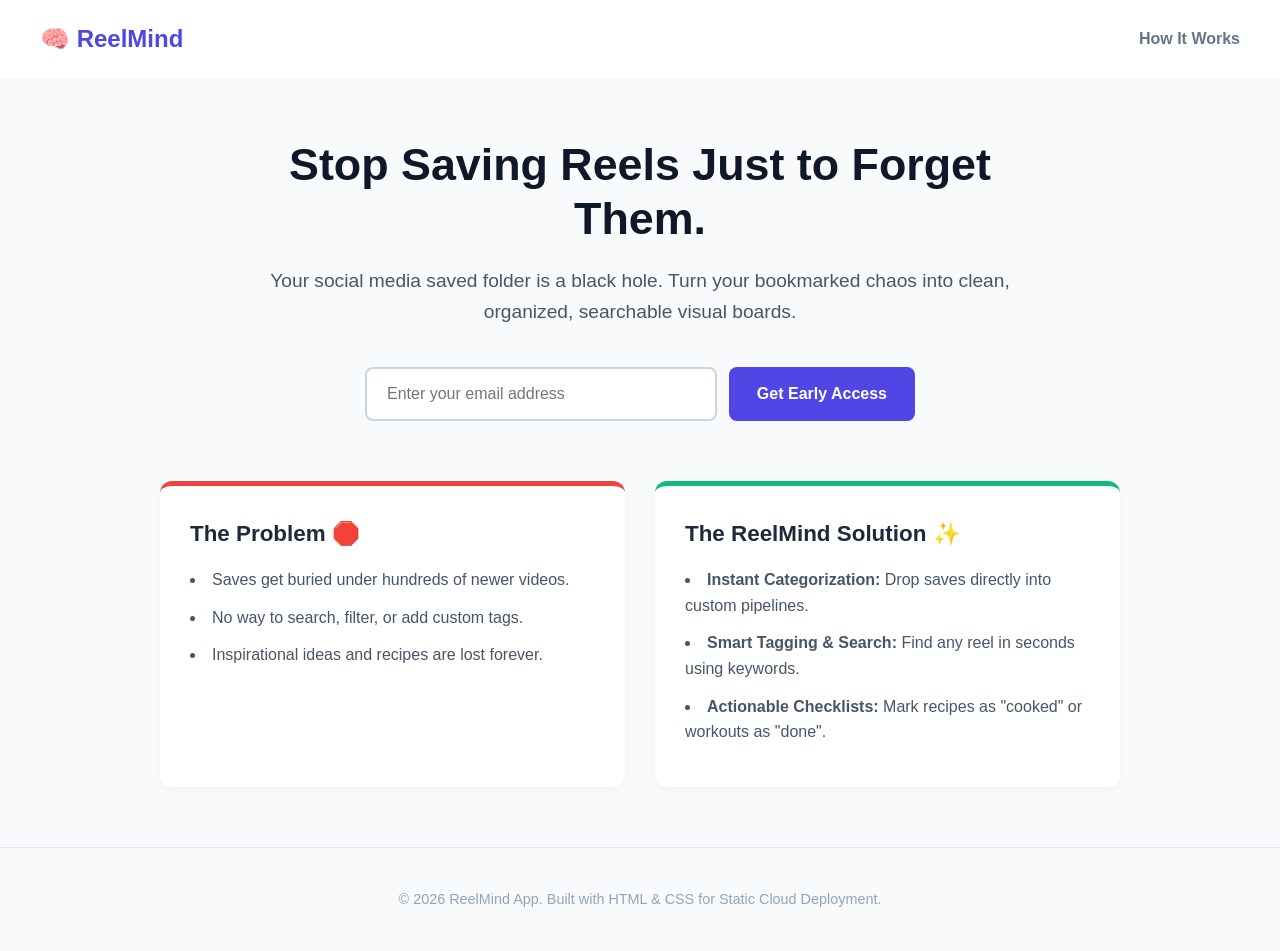
<file: index.html>
<!DOCTYPE html>
<html lang="en">
<head>
    <meta charset="UTF-8">
    <meta name="viewport" content="width=device-width, initial-scale=1.0">
    <title>ReelMind - Organize Your Saved Reels</title>
    <link rel="stylesheet" href="style.css">
</head>
<body>

    <header class="navbar">
        <div class="logo">🧠 ReelMind</div>
        <nav>
            <a href="preview.html" class="nav-link">How It Works</a>
        </nav>
    </header>

    <main>
        <section class="hero-section">
            <h1>Stop Saving Reels Just to Forget Them.</h1>
            <p class="hero-subtext">Your social media saved folder is a black hole. Turn your bookmarked chaos into clean, organized, searchable visual boards.</p>
            
            <form class="waitlist-form" onsubmit="event.preventDefault(); alert('Awesome! You are on the waitlist for ReelMind.');">
                <input type="email" placeholder="Enter your email address" required class="form-input">
                <button type="submit" class="form-btn">Get Early Access</button>
            </form>
        </section>

        <section class="features-container">
            <div class="feature-card problem">
                <h3>The Problem 🛑</h3>
                <ul>
                    <li>Saves get buried under hundreds of newer videos.</li>
                    <li>No way to search, filter, or add custom tags.</li>
                    <li>Inspirational ideas and recipes are lost forever.</li>
                </ul>
            </div>

            <div class="feature-card solution">
                <h3>The ReelMind Solution ✨</h3>
                <ul>
                    <li><strong>Instant Categorization:</strong> Drop saves directly into custom pipelines.</li>
                    <li><strong>Smart Tagging & Search:</strong> Find any reel in seconds using keywords.</li>
                    <li><strong>Actionable Checklists:</strong> Mark recipes as "cooked" or workouts as "done".</li>
                </ul>
            </div>
        </section>
    </main>

    <footer>
        <p>© 2026 ReelMind App. Built with HTML & CSS for Static Cloud Deployment.</p>
    </footer>

</body>
</html>
</file>
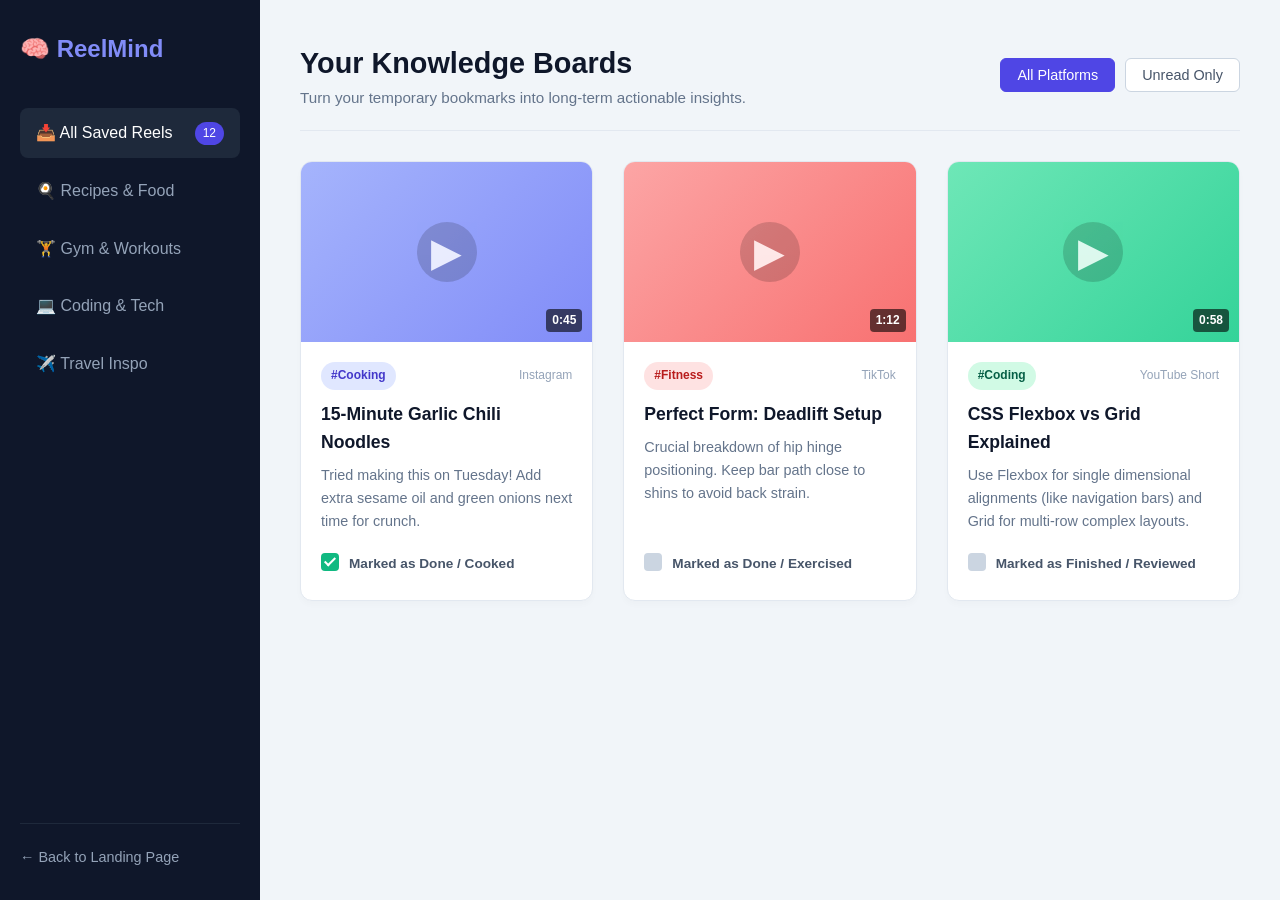
<file: preview.html>
<!DOCTYPE html>
<html lang="en">
<head>
    <meta charset="UTF-8">
    <meta name="viewport" content="width=device-width, initial-scale=1.0">
    <title>ReelMind - Interactive App Preview</title>
    <link rel="stylesheet" href="style.css">
</head>
<body class="dashboard-body">

    <aside class="sidebar">
        <div class="sidebar-brand">🧠 ReelMind</div>
        <nav class="sidebar-menu">
            <a href="#" class="menu-item active">📥 All Saved Reels <span class="badge-count">12</span></a>
            <a href="#" class="menu-item">🍳 Recipes & Food</a>
            <a href="#" class="menu-item">🏋️ Gym & Workouts</a>
            <a href="#" class="menu-item">💻 Coding & Tech</a>
            <a href="#" class="menu-item">✈️ Travel Inspo</a>
        </nav>
        <div class="sidebar-footer">
            <a href="index.html" class="back-home-btn">← Back to Landing Page</a>
        </div>
    </aside>

    <main class="dashboard-main">
        <header class="dashboard-header">
            <div>
                <h2>Your Knowledge Boards</h2>
                <p class="subtext">Turn your temporary bookmarks into long-term actionable insights.</p>
            </div>
            <div class="dashboard-actions">
                <button class="action-btn active">All Platforms</button>
                <button class="action-btn">Unread Only</button>
            </div>
        </header>

        <section class="boards-grid">
            
            <article class="reel-card">
                <div class="video-placeholder">
                    <span class="play-icon">▶</span>
                    <span class="duration-tag">0:45</span>
                </div>
                <div class="card-content">
                    <div class="tag-row">
                        <span class="card-tag tag-food">#Cooking</span>
                        <span class="platform-tag">Instagram</span>
                    </div>
                    <h4>15-Minute Garlic Chili Noodles</h4>
                    <p class="card-description">Tried making this on Tuesday! Add extra sesame oil and green onions next time for crunch.</p>
                    <label class="checkbox-container">
                        <input type="checkbox" checked>
                        <span class="checkmark"></span>
                        Marked as Done / Cooked
                    </label>
                </div>
            </article>

            <article class="reel-card">
                <div class="video-placeholder gym-bg">
                    <span class="play-icon">▶</span>
                    <span class="duration-tag">1:12</span>
                </div>
                <div class="card-content">
                    <div class="tag-row">
                        <span class="card-tag tag-gym">#Fitness</span>
                        <span class="platform-tag">TikTok</span>
                    </div>
                    <h4>Perfect Form: Deadlift Setup</h4>
                    <p class="card-description">Crucial breakdown of hip hinge positioning. Keep bar path close to shins to avoid back strain.</p>
                    <label class="checkbox-container">
                        <input type="checkbox">
                        <span class="checkmark"></span>
                        Marked as Done / Exercised
                    </label>
                </div>
            </article>

            <article class="reel-card">
                <div class="video-placeholder code-bg">
                    <span class="play-icon">▶</span>
                    <span class="duration-tag">0:58</span>
                </div>
                <div class="card-content">
                    <div class="tag-row">
                        <span class="card-tag tag-tech">#Coding</span>
                        <span class="platform-tag">YouTube Short</span>
                    </div>
                    <h4>CSS Flexbox vs Grid Explained</h4>
                    <p class="card-description">Use Flexbox for single dimensional alignments (like navigation bars) and Grid for multi-row complex layouts.</p>
                    <label class="checkbox-container">
                        <input type="checkbox">
                        <span class="checkmark"></span>
                        Marked as Finished / Reviewed
                    </label>
                </div>
            </article>

        </section>
    </main>

</body>
</html>
</file>
<file: style.css>
/* ==========================================================================
   1. GLOBAL RESETS & STYLING ARCHITECTURE
   ========================================================================== */
* {
    margin: 0;
    padding: 0;
    box-sizing: border-box;
}

body {
    font-family: 'Segoe UI', Tahoma, Geneva, Verdana, sans-serif;
    background-color: #f8fafc;
    color: #1e293b;
    line-height: 1.6;
}

/* ==========================================================================
   2. WEBPAGE 1: LANDING PAGE COMPONENTS
   ========================================================================== */
.navbar {
    display: flex;
    justify-content: space-between;
    align-items: center;
    padding: 20px 40px;
    background-color: #ffffff;
    box-shadow: 0 2px 4px rgba(0, 0, 0, 0.02);
}

.logo {
    font-size: 1.5rem;
    font-weight: 700;
    color: #4f46e5;
}

.nav-link {
    text-decoration: none;
    color: #64748b;
    font-weight: 600;
    transition: color 0.2s ease;
}

.nav-link:hover {
    color: #4f46e5;
}

.hero-section {
    max-width: 800px;
    margin: 60px auto;
    text-align: center;
    padding: 0 20px;
}

.hero-section h1 {
    font-size: 2.8rem;
    color: #0f172a;
    line-height: 1.2;
    margin-bottom: 20px;
}

.hero-subtext {
    font-size: 1.2rem;
    color: #475569;
    margin-bottom: 40px;
}

.waitlist-form {
    display: flex;
    justify-content: center;
    gap: 12px;
    max-width: 550px;
    margin: 0 auto;
}

.form-input {
    flex: 1;
    padding: 16px 20px;
    border: 2px solid #cbd5e1;
    border-radius: 8px;
    font-size: 1rem;
    outline: none;
    transition: border-color 0.2s ease;
}

.form-input:focus {
    border-color: #4f46e5;
}

.form-btn {
    background-color: #4f46e5;
    color: #ffffff;
    border: none;
    padding: 16px 28px;
    font-size: 1rem;
    font-weight: 600;
    border-radius: 8px;
    cursor: pointer;
    transition: background-color 0.2s ease;
}

.form-btn:hover {
    background-color: #4338ca;
}

.features-container {
    display: flex;
    flex-wrap: wrap;
    gap: 30px;
    max-width: 1000px;
    margin: 40px auto;
    padding: 0 20px;
}

.feature-card {
    flex: 1;
    min-width: 300px;
    padding: 30px;
    border-radius: 12px;
    background-color: #ffffff;
    box-shadow: 0 4px 6px rgba(0, 0, 0, 0.03);
}

.feature-card h3 {
    font-size: 1.4rem;
    margin-bottom: 15px;
}

.feature-card ul {
    list-style-position: inside;
}

.feature-card li {
    margin-bottom: 12px;
    color: #475569;
}

.problem { border-top: 5px solid #ef4444; }
.solution { border-top: 5px solid #10b981; }

footer {
    text-align: center;
    padding: 40px 20px;
    margin-top: 60px;
    font-size: 0.9rem;
    color: #94a3b8;
    border-top: 1px solid #e2e8f0;
}

/* ==========================================================================
   3. WEBPAGE 2: ADVANCED APP PREVIEW DASHBOARD LAYOUT
   ========================================================================== */
.dashboard-body {
    display: flex;
    min-height: 100vh;
    background-color: #f1f5f9;
}

/* Fixed Application Navigation Sidebar Component */
.sidebar {
    width: 260px;
    background-color: #0f172a; /* Sleek Slate-900 Dark Mode */
    color: #f8fafc;
    display: flex;
    flex-direction: column;
    padding: 30px 20px;
    position: fixed;
    height: 100vh;
}

.sidebar-brand {
    font-size: 1.5rem;
    font-weight: 700;
    color: #818cf8;
    margin-bottom: 40px;
}

.sidebar-menu {
    display: flex;
    flex-direction: column;
    gap: 8px;
    flex: 1;
}

.menu-item {
    display: flex;
    justify-content: space-between;
    align-items: center;
    color: #94a3b8;
    text-decoration: none;
    padding: 12px 16px;
    border-radius: 8px;
    font-weight: 500;
    transition: all 0.2s ease;
}

.menu-item:hover, .menu-item.active {
    background-color: #1e293b;
    color: #ffffff;
}

.badge-count {
    background-color: #4f46e5;
    color: white;
    font-size: 0.75rem;
    padding: 2px 8px;
    border-radius: 20px;
}

.sidebar-footer {
    border-top: 1px solid #1e293b;
    padding-top: 20px;
}

.back-home-btn {
    color: #94a3b8;
    text-decoration: none;
    font-size: 0.9rem;
    transition: color 0.2s ease;
}

.back-home-btn:hover {
    color: #ffffff;
}

/* Core Dashboard Content Display Workspace */
.dashboard-main {
    margin-left: 260px; /* Counter-offset spacing for fixed sidebar positioning */
    flex: 1;
    padding: 40px;
}

.dashboard-header {
    display: flex;
    justify-content: space-between;
    align-items: center;
    border-bottom: 1px solid #e2e8f0;
    padding-bottom: 20px;
    margin-bottom: 30px;
}

.dashboard-header h2 {
    color: #0f172a;
    font-size: 1.8rem;
}

.dashboard-header .subtext {
    color: #64748b;
    font-size: 0.95rem;
}

.dashboard-actions {
    display: flex;
    gap: 10px;
}

.action-btn {
    background-color: #ffffff;
    border: 1px solid #cbd5e1;
    padding: 8px 16px;
    border-radius: 6px;
    font-size: 0.9rem;
    font-weight: 500;
    cursor: pointer;
    color: #475569;
}

.action-btn.active {
    background-color: #4f46e5;
    color: #ffffff;
    border-color: #4f46e5;
}

/* ==========================================================================
   4. COMPONENT ARCHITECTURE: REEL CARDS SYSTEM (CSS GRID)
   ========================================================================== */
.boards-grid {
    display: grid;
    grid-template-columns: repeat(auto-fill, minmax(280px, 1fr));
    gap: 30px;
}

.reel-card {
    background-color: #ffffff;
    border-radius: 12px;
    overflow: hidden;
    box-shadow: 0 4px 6px rgba(0, 0, 0, 0.02);
    display: flex;
    flex-direction: column;
    border: 1px solid #e2e8f0;
}

/* Media Mock Container Box */
.video-placeholder {
    height: 180px;
    background: linear-gradient(135deg, #a5b4fc, #818cf8); /* Custom Gradient Background Layout */
    display: flex;
    justify-content: center;
    align-items: center;
    position: relative;
    color: #ffffff;
}

/* Varied Mock Card Thumbnail Assets Background Styles */
.gym-bg { background: linear-gradient(135deg, #fca5a5, #f87171); }
.code-bg { background: linear-gradient(135deg, #6ee7b7, #34d399); }

.play-icon {
    font-size: 2.5rem;
    opacity: 0.8;
    background: rgba(0,0,0,0.2);
    width: 60px;
    height: 60px;
    display: flex;
    justify-content: center;
    align-items: center;
    border-radius: 50%;
}

.duration-tag {
    position: absolute;
    bottom: 10px;
    right: 10px;
    background-color: rgba(0, 0, 0, 0.6);
    font-size: 0.75rem;
    padding: 2px 6px;
    border-radius: 4px;
    font-weight: bold;
}

.card-content {
    padding: 20px;
    display: flex;
    flex-direction: column;
    flex: 1;
}

.tag-row {
    display: flex;
    justify-content: space-between;
    align-items: center;
    margin-bottom: 10px;
}

.card-tag {
    font-size: 0.75rem;
    font-weight: 700;
    padding: 4px 10px;
    border-radius: 20px;
}

.tag-food { background-color: #e0e7ff; color: #4338ca; }
.tag-gym { background-color: #fee2e2; color: #b91c1c; }
.tag-tech { background-color: #d1fae5; color: #065f46; }

.platform-tag {
    font-size: 0.75rem;
    color: #94a3b8;
}

.card-content h4 {
    color: #0f172a;
    font-size: 1.1rem;
    margin-bottom: 8px;
}

.card-description {
    font-size: 0.9rem;
    color: #64748b;
    margin-bottom: 20px;
    flex: 1;
}

/* Standard Checkbox UI Styling Override */
.checkbox-container {
    display: block;
    position: relative;
    padding-left: 28px;
    margin-bottom: 5px;
    cursor: pointer;
    font-size: 0.85rem;
    font-weight: 600;
    color: #475569;
    user-select: none;
}

.checkbox-container input {
    position: absolute;
    opacity: 0;
    cursor: pointer;
    height: 0;
    width: 0;
}

.checkmark {
    position: absolute;
    top: 0;
    left: 0;
    height: 18px;
    width: 18px;
    background-color: #cbd5e1;
    border-radius: 4px;
}

.checkbox-container:hover input ~ .checkmark {
    background-color: #94a3b8;
}

.checkbox-container input:checked ~ .checkmark {
    background-color: #10b981;
}

.checkmark:after {
    content: "";
    position: absolute;
    display: none;
}

.checkbox-container input:checked ~ .checkmark:after {
    display: block;
}

.checkbox-container .checkmark:after {
    left: 6px;
    top: 2px;
    width: 4px;
    height: 9px;
    border: solid white;
    border-width: 0 2px 2px 0;
    transform: rotate(45deg);
}
</file>
